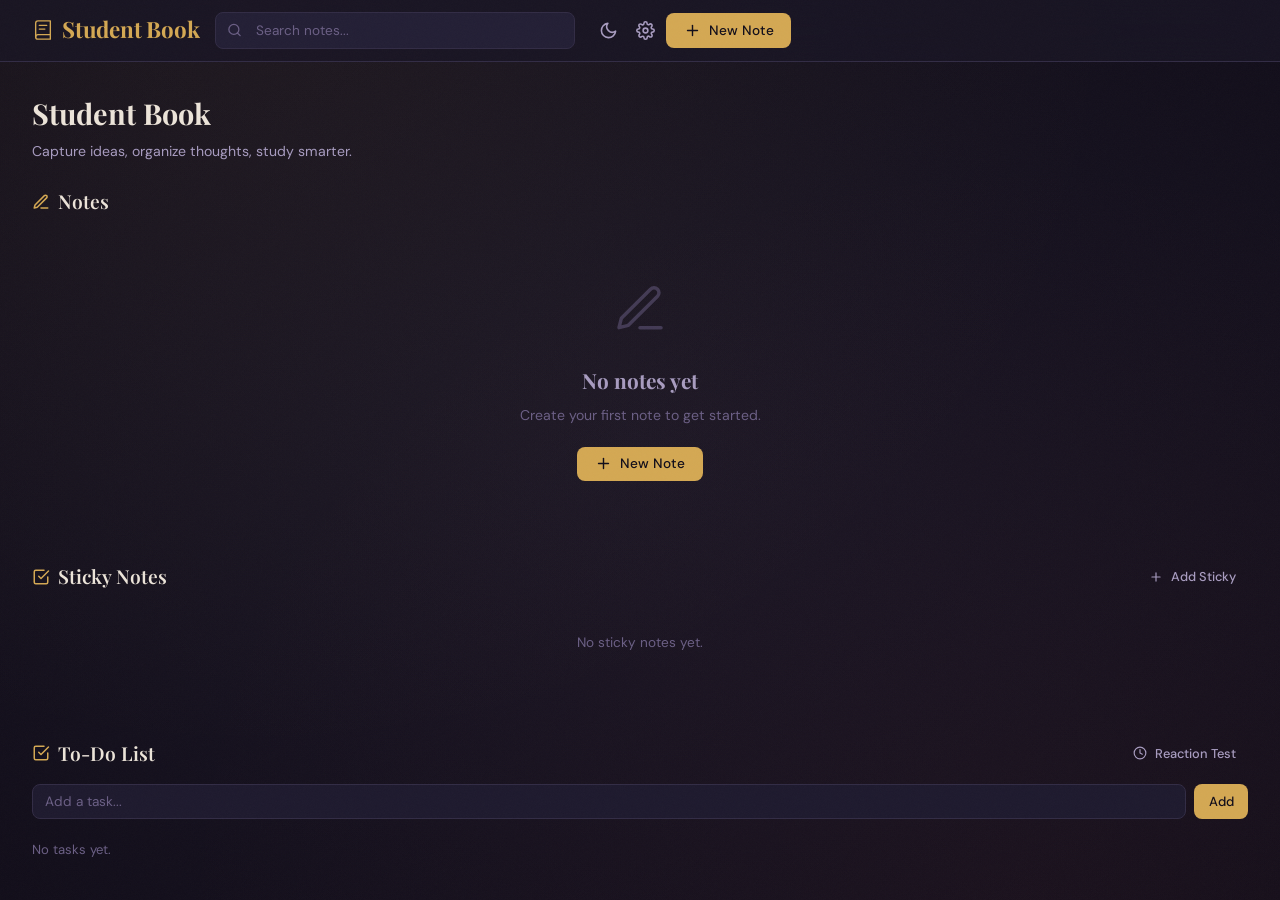
<file: index.html>
<!DOCTYPE html>
<html lang="en">
<head>
  <meta charset="UTF-8">
  <meta name="viewport" content="width=device-width, initial-scale=1.0">
  <title>Student Book</title>
  <link rel="icon" type="image/svg+xml" href="favicon.svg">
  <link rel="stylesheet" href="style.css">
</head>
<body>
  <header class="app-header">
    <div class="header-inner">
      <a href="index.html" class="header-title">
        <svg viewBox="0 0 24 24" fill="none" stroke="currentColor" stroke-width="1.5" stroke-linecap="round" stroke-linejoin="round">
          <path d="M4 19.5A2.5 2.5 0 016.5 17H20"/>
          <path d="M6.5 2H20v20H6.5A2.5 2.5 0 014 19.5v-15A2.5 2.5 0 016.5 2z"/>
          <line x1="8" y1="7" x2="16" y2="7"/>
          <line x1="8" y1="11" x2="14" y2="11"/>
        </svg>
        <span data-project-title>Student Book</span>
      </a>
      <div class="search-wrapper">
        <svg viewBox="0 0 24 24" fill="none" stroke="currentColor" stroke-width="2" stroke-linecap="round" stroke-linejoin="round">
          <circle cx="11" cy="11" r="8"/><path d="m21 21-4.3-4.3"/>
        </svg>
        <input type="text" id="search-input" class="search-input" placeholder="Search notes..." autocomplete="off">
      </div>
      <div class="header-actions">
        <button class="btn-icon" data-theme-toggle aria-label="Switch theme">
          <svg viewBox="0 0 24 24" fill="none" stroke="currentColor" stroke-width="2" stroke-linecap="round" stroke-linejoin="round"><path d="M21 12.79A9 9 0 1111.21 3 7 7 0 0021 12.79z"/></svg>
        </button>
        <button class="btn-icon" data-action="settings" aria-label="Settings">
          <svg viewBox="0 0 24 24" fill="none" stroke="currentColor" stroke-width="2" stroke-linecap="round" stroke-linejoin="round"><circle cx="12" cy="12" r="3"/><path d="M19.4 15a1.65 1.65 0 00.33 1.82l.06.06a2 2 0 010 2.83 2 2 0 01-2.83 0l-.06-.06a1.65 1.65 0 00-1.82-.33 1.65 1.65 0 00-1 1.51V21a2 2 0 01-2 2 2 2 0 01-2-2v-.09A1.65 1.65 0 009 19.4a1.65 1.65 0 00-1.82.33l-.06.06a2 2 0 01-2.83 0 2 2 0 010-2.83l.06-.06A1.65 1.65 0 004.68 15a1.65 1.65 0 00-1.51-1H3a2 2 0 01-2-2 2 2 0 012-2h.09A1.65 1.65 0 004.6 9a1.65 1.65 0 00-.33-1.82l-.06-.06a2 2 0 010-2.83 2 2 0 012.83 0l.06.06A1.65 1.65 0 009 4.68a1.65 1.65 0 001-1.51V3a2 2 0 012-2 2 2 0 012 2v.09a1.65 1.65 0 001 1.51 1.65 1.65 0 001.82-.33l.06-.06a2 2 0 012.83 0 2 2 0 010 2.83l-.06.06A1.65 1.65 0 0019.32 9a1.65 1.65 0 001.51 1H21a2 2 0 012 2 2 2 0 01-2 2h-.09a1.65 1.65 0 00-1.51 1z"/></svg>
        </button>
        <button class="btn btn-primary" data-action="new-note">
          <svg viewBox="0 0 24 24" fill="none" stroke="currentColor" stroke-width="2" stroke-linecap="round" stroke-linejoin="round">
            <line x1="12" y1="5" x2="12" y2="19"/><line x1="5" y1="12" x2="19" y2="12"/>
          </svg>
          <span class="btn-label">New Note</span>
        </button>
      </div>
    </div>
  </header>

  <main class="main-content">
    <h1 class="page-title" data-project-title>Student Book</h1>
    <p class="page-subtitle" data-project-desc>Capture ideas, organize thoughts, study smarter.</p>

    <div class="dashboard-sections">
      <section>
        <div class="section-header">
          <h2 class="section-title">
            <svg viewBox="0 0 24 24" fill="none" stroke="currentColor" stroke-width="2" stroke-linecap="round" stroke-linejoin="round" style="width:18px;height:18px;stroke:var(--accent-gold)">
              <path d="M12 20h9"/><path d="M16.5 3.5a2.121 2.121 0 013 3L7 19l-4 1 1-4L16.5 3.5z"/>
            </svg>
            Notes
          </h2>
        </div>
        <div id="notes-grid" class="notes-grid"></div>
      </section>

      <section>
        <div class="section-header">
          <h2 class="section-title">
            <svg viewBox="0 0 24 24" fill="none" stroke="currentColor" stroke-width="2" stroke-linecap="round" stroke-linejoin="round" style="width:18px;height:18px;stroke:var(--accent-gold)">
              <path d="M9 11l3 3L22 4"/><path d="M21 12v7a2 2 0 01-2 2H5a2 2 0 01-2-2V5a2 2 0 012-2h11"/>
            </svg>
            Sticky Notes
          </h2>
          <button class="btn btn-ghost" data-action="add-sticky" style="font-size:.8rem;padding:.4rem .75rem">
            <svg viewBox="0 0 24 24" fill="none" stroke="currentColor" stroke-width="2" stroke-linecap="round" stroke-linejoin="round" style="width:14px;height:14px"><line x1="12" y1="5" x2="12" y2="19"/><line x1="5" y1="12" x2="19" y2="12"/></svg>
            Add Sticky
          </button>
        </div>
        <div id="sticky-grid" class="sticky-grid"></div>
      </section>

      <section class="todo-section">
        <div class="section-header">
          <h2 class="section-title">
            <svg viewBox="0 0 24 24" fill="none" stroke="currentColor" stroke-width="2" stroke-linecap="round" stroke-linejoin="round" style="width:18px;height:18px;stroke:var(--accent-gold)">
              <path d="M9 11l3 3L22 4"/><path d="M21 12v7a2 2 0 01-2 2H5a2 2 0 01-2-2V5a2 2 0 012-2h11"/>
            </svg>
            To-Do List
          </h2>
          <button class="btn btn-ghost" data-action="reaction-test" style="font-size:.8rem;padding:.4rem .75rem">
            <svg viewBox="0 0 24 24" fill="none" stroke="currentColor" stroke-width="2" stroke-linecap="round" stroke-linejoin="round" style="width:14px;height:14px"><circle cx="12" cy="12" r="10"/><polyline points="12 6 12 12 16 14"/></svg>
            Reaction Test
          </button>
        </div>
        <div class="todo-input-row">
          <input type="text" id="todo-input" placeholder="Add a task..." autocomplete="off">
          <button id="todo-add-btn" class="btn btn-primary" style="font-size:.82rem;padding:.5rem .9rem">Add</button>
        </div>
        <div id="todo-list" class="todo-list"></div>
      </section>
    </div>
  </main>

  <div id="settings-modal-overlay" class="modal-overlay">
    <div class="modal">
      <div class="modal-header">
        <div class="modal-title">
          <svg viewBox="0 0 24 24" fill="none" stroke="currentColor" stroke-width="2" stroke-linecap="round" stroke-linejoin="round" style="width:18px;height:18px"><circle cx="12" cy="12" r="3"/><path d="M19.4 15a1.65 1.65 0 00.33 1.82l.06.06a2 2 0 010 2.83 2 2 0 01-2.83 0l-.06-.06a1.65 1.65 0 00-1.82-.33 1.65 1.65 0 00-1 1.51V21a2 2 0 01-2 2 2 2 0 01-2-2v-.09A1.65 1.65 0 009 19.4a1.65 1.65 0 00-1.82.33l-.06.06a2 2 0 01-2.83 0 2 2 0 010-2.83l.06-.06A1.65 1.65 0 004.68 15a1.65 1.65 0 00-1.51-1H3a2 2 0 01-2-2 2 2 0 012-2h.09A1.65 1.65 0 004.6 9a1.65 1.65 0 00-.33-1.82l-.06-.06a2 2 0 010-2.83 2 2 0 012.83 0l.06.06A1.65 1.65 0 009 4.68a1.65 1.65 0 001-1.51V3a2 2 0 012-2 2 2 0 012 2v.09a1.65 1.65 0 001 1.51 1.65 1.65 0 001.82-.33l.06-.06a2 2 0 012.83 0 2 2 0 010 2.83l-.06.06A1.65 1.65 0 0019.32 9a1.65 1.65 0 001.51 1H21a2 2 0 012 2 2 2 0 01-2 2h-.09a1.65 1.65 0 00-1.51 1z"/></svg>
          Settings
        </div>
        <button class="btn-icon modal-close-btn">
          <svg viewBox="0 0 24 24" fill="none" stroke="currentColor" stroke-width="2" stroke-linecap="round" stroke-linejoin="round"><line x1="18" y1="6" x2="6" y2="18"/><line x1="6" y1="6" x2="18" y2="18"/></svg>
        </button>
      </div>
      <div class="modal-body">
        <div class="form-group">
          <label class="form-label">Project Title</label>
          <input type="text" id="settings-project-title" class="form-input" placeholder="Student Book">
        </div>
        <div class="form-group">
          <label class="form-label">Project Description</label>
          <textarea id="settings-project-desc" class="form-textarea" placeholder="Describe your notebook..." rows="2"></textarea>
        </div>
        <div class="form-group">
          <label class="form-label">Theme</label>
          <select id="settings-theme" class="form-select">
            <option value="dark">Dark (Scholarly)</option>
            <option value="light">Light (Warm)</option>
            <option value="bw">Black &amp; White</option>
          </select>
        </div>
      </div>
      <div class="modal-footer">
        <button class="btn btn-ghost modal-cancel-btn">Cancel</button>
        <button id="settings-save-btn" class="btn btn-primary">Save</button>
      </div>
    </div>
  </div>

  <div id="ai-config-overlay" class="modal-overlay">
    <div class="modal">
      <div class="modal-header">
        <div class="modal-title">
          <svg viewBox="0 0 24 24" fill="none" stroke="currentColor" stroke-width="2" stroke-linecap="round" stroke-linejoin="round" style="width:18px;height:18px"><path d="M12 2l2.4 7.2L22 12l-7.6 2.8L12 22l-2.4-7.2L2 12l7.6-2.8z"/></svg>
          AI Configuration
        </div>
        <button class="btn-icon modal-close-btn">
          <svg viewBox="0 0 24 24" fill="none" stroke="currentColor" stroke-width="2" stroke-linecap="round" stroke-linejoin="round"><line x1="18" y1="6" x2="6" y2="18"/><line x1="6" y1="6" x2="18" y2="18"/></svg>
        </button>
      </div>
      <div class="modal-body">
        <div class="form-group">
          <label class="form-label">AI Provider</label>
            <select id="ai-provider" class="form-select">
              <option value="openai">OpenAI</option>
              <option value="anthropic">Anthropic</option>
              <option value="openrouter">OpenRouter</option>
              <option value="google">Google Gemini</option>
              <option value="custom">Custom Endpoint</option>
            </select>
        </div>
        <div class="form-group">
          <label class="form-label">API Key</label>
          <input type="password" id="ai-api-key" class="form-input" placeholder="sk-...">
          <div class="form-hint">Your key is stored locally and never sent anywhere except the AI provider.</div>
        </div>
        <div class="form-group" id="model-group">
          <label class="form-label">Model</label>
          <div style="display:flex;gap:.4rem">
            <input type="text" id="ai-model" class="form-input" style="flex:1" placeholder="gpt-4o-mini">
            <button id="browse-models-btn" class="btn btn-ghost" style="display:none;white-space:nowrap;font-size:.78rem;padding:.35rem .6rem">Browse</button>
          </div>
          <div id="model-browse-panel" style="display:none;margin-top:.4rem">
            <label style="font-size:.76rem;display:flex;align-items:center;gap:.35rem;margin-bottom:.3rem;color:var(--text-secondary)">
              <input type="checkbox" id="free-only"> Free models only
            </label>
            <select id="ai-model-list" class="form-select" size="5" style="width:100%;font-size:.78rem"></select>
          </div>
        </div>
        <div class="form-group" id="custom-endpoint-group">
          <label class="form-label">Custom Endpoint URL</label>
          <input type="url" id="ai-endpoint" class="form-input" placeholder="https://your-api.com/v1/chat/completions">
        </div>
      </div>
      <div class="modal-footer">
        <button class="btn btn-ghost modal-cancel-btn">Cancel</button>
        <button id="ai-config-save-btn" class="btn btn-primary">Save</button>
      </div>
    </div>
  </div>

  <div id="confirm-overlay" class="modal-overlay">
    <div class="modal confirm-modal">
      <div class="modal-body">
        <svg viewBox="0 0 24 24" fill="none" stroke="currentColor" stroke-width="2" stroke-linecap="round" stroke-linejoin="round"><path d="M10.29 3.86L1.82 18a2 2 0 001.71 3h16.94a2 2 0 001.71-3L13.71 3.86a2 2 0 00-3.42 0z"/><line x1="12" y1="9" x2="12" y2="13"/><line x1="12" y1="17" x2="12.01" y2="17"/></svg>
        <p id="confirm-message">Are you sure?</p>
      </div>
      <div class="modal-footer">
        <button id="confirm-no" class="btn btn-ghost">Cancel</button>
        <button id="confirm-yes" class="btn btn-primary" style="background:var(--accent-crimson)">Delete</button>
      </div>
    </div>
  </div>

  <div id="reaction-overlay" class="reaction-test-overlay"></div>

  <script src="app.js"></script>
</body>
</html>
</file>
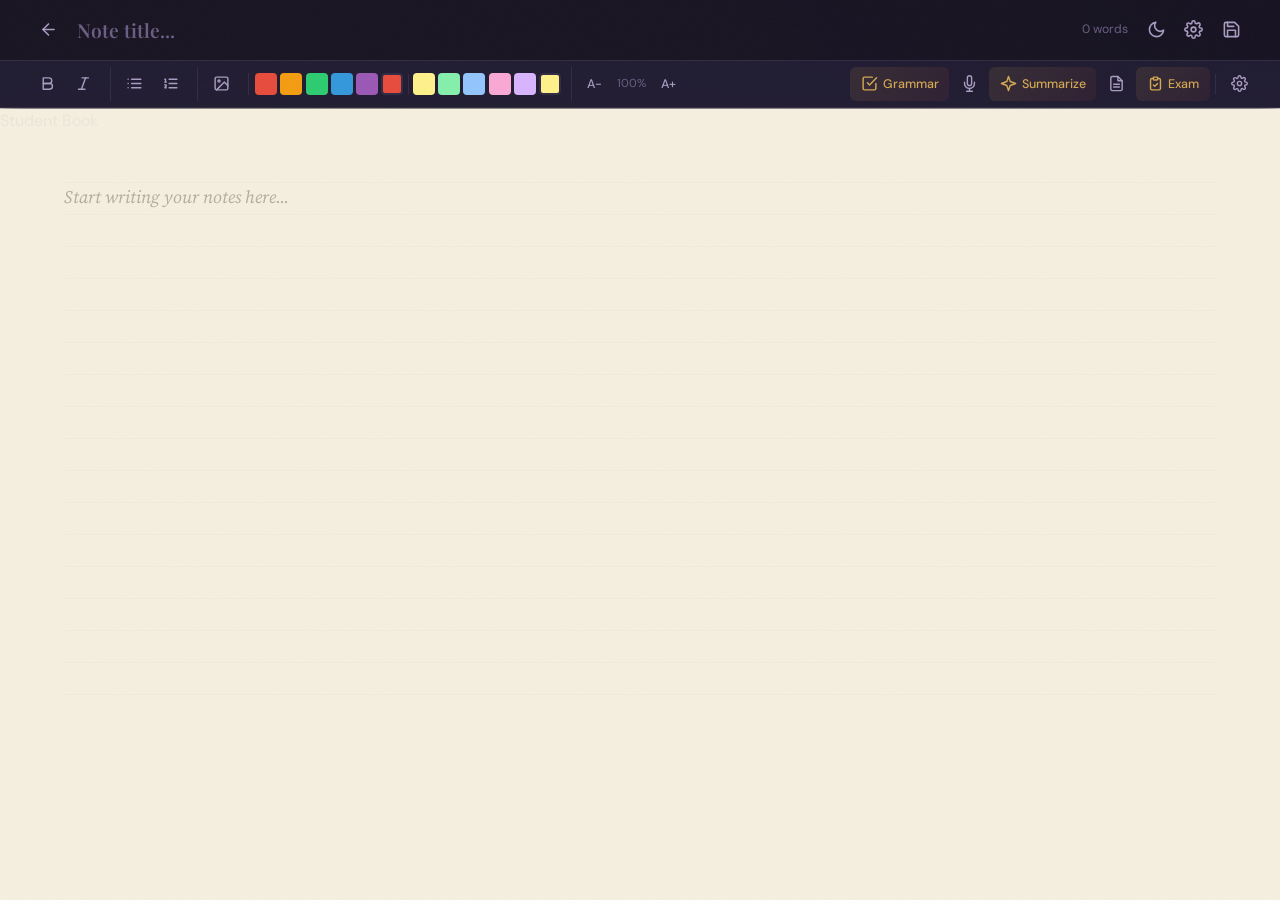
<file: editor.html>
<!DOCTYPE html>
<html lang="en">
<head>
  <meta charset="UTF-8">
  <meta name="viewport" content="width=device-width, initial-scale=1.0">
  <title>Edit Note - Student Book</title>
  <link rel="icon" type="image/svg+xml" href="favicon.svg">
  <link rel="stylesheet" href="style.css">
</head>
<body class="editor-page">
  <header class="editor-header">
    <div class="editor-header-inner">
      <button id="back-btn" class="btn-icon" aria-label="Back to dashboard">
        <svg viewBox="0 0 24 24" fill="none" stroke="currentColor" stroke-width="2" stroke-linecap="round" stroke-linejoin="round">
          <line x1="19" y1="12" x2="5" y2="12"/><polyline points="12 19 5 12 12 5"/>
        </svg>
      </button>
      <input type="text" id="note-title" class="editor-title-input" placeholder="Note title..." autocomplete="off">
      <span id="word-count" style="font-size:.76rem;color:var(--text-muted);white-space:nowrap;flex-shrink:0;"></span>
      <div class="header-actions">
        <button class="btn-icon d-none-mobile" data-theme-toggle aria-label="Switch theme">
          <svg viewBox="0 0 24 24" fill="none" stroke="currentColor" stroke-width="2" stroke-linecap="round" stroke-linejoin="round"><path d="M21 12.79A9 9 0 1111.21 3 7 7 0 0021 12.79z"/></svg>
        </button>
        <button class="btn-icon d-none-mobile" data-action="settings" aria-label="Settings">
          <svg viewBox="0 0 24 24" fill="none" stroke="currentColor" stroke-width="2" stroke-linecap="round" stroke-linejoin="round"><circle cx="12" cy="12" r="3"/><path d="M19.4 15a1.65 1.65 0 00.33 1.82l.06.06a2 2 0 010 2.83 2 2 0 01-2.83 0l-.06-.06a1.65 1.65 0 00-1.82-.33 1.65 1.65 0 00-1 1.51V21a2 2 0 01-2 2 2 2 0 01-2-2v-.09A1.65 1.65 0 009 19.4a1.65 1.65 0 00-1.82.33l-.06.06a2 2 0 01-2.83 0 2 2 0 010-2.83l.06-.06A1.65 1.65 0 004.68 15a1.65 1.65 0 00-1.51-1H3a2 2 0 01-2-2 2 2 0 012-2h.09A1.65 1.65 0 004.6 9a1.65 1.65 0 00-.33-1.82l-.06-.06a2 2 0 010-2.83 2 2 0 012.83 0l.06.06A1.65 1.65 0 009 4.68a1.65 1.65 0 001-1.51V3a2 2 0 012-2 2 2 0 012 2v.09a1.65 1.65 0 001 1.51 1.65 1.65 0 001.82-.33l.06-.06a2 2 0 012.83 0 2 2 0 010 2.83l-.06.06A1.65 1.65 0 0019.32 9a1.65 1.65 0 001.51 1H21a2 2 0 012 2 2 2 0 01-2 2h-.09a1.65 1.65 0 00-1.51 1z"/></svg>
        </button>
        <button id="save-btn" class="btn-icon" aria-label="Save (Ctrl+S)">
          <svg viewBox="0 0 24 24" fill="none" stroke="currentColor" stroke-width="2" stroke-linecap="round" stroke-linejoin="round">
            <path d="M19 21H5a2 2 0 01-2-2V5a2 2 0 012-2h11l5 5v11a2 2 0 01-2 2z"/>
            <polyline points="17 21 17 13 7 13 7 21"/><polyline points="7 3 7 8 15 8"/>
          </svg>
        </button>
      </div>
    </div>
  </header>

  <div class="editor-toolbar">
    <div class="toolbar-group">
      <button class="toolbar-btn" data-cmd="bold" title="Bold (Ctrl+B)">
        <svg viewBox="0 0 24 24" fill="none" stroke="currentColor" stroke-width="2" stroke-linecap="round" stroke-linejoin="round"><path d="M6 4h8a4 4 0 014 4 4 4 0 01-4 4H6z"/><path d="M6 12h9a4 4 0 014 4 4 4 0 01-4 4H6z"/></svg>
      </button>
      <button class="toolbar-btn" data-cmd="italic" title="Italic (Ctrl+I)">
        <svg viewBox="0 0 24 24" fill="none" stroke="currentColor" stroke-width="2" stroke-linecap="round" stroke-linejoin="round"><line x1="19" y1="4" x2="10" y2="4"/><line x1="14" y1="20" x2="5" y2="20"/><line x1="15" y1="4" x2="9" y2="20"/></svg>
      </button>
    </div>

    <div class="toolbar-group">
      <button class="toolbar-btn" data-cmd="insertUnorderedList" title="Bullet list">
        <svg viewBox="0 0 24 24" fill="none" stroke="currentColor" stroke-width="2" stroke-linecap="round" stroke-linejoin="round"><line x1="8" y1="6" x2="21" y2="6"/><line x1="8" y1="12" x2="21" y2="12"/><line x1="8" y1="18" x2="21" y2="18"/><line x1="3" y1="6" x2="3.01" y2="6"/><line x1="3" y1="12" x2="3.01" y2="12"/><line x1="3" y1="18" x2="3.01" y2="18"/></svg>
      </button>
      <button class="toolbar-btn" data-cmd="insertOrderedList" title="Numbered list">
        <svg viewBox="0 0 24 24" fill="none" stroke="currentColor" stroke-width="2" stroke-linecap="round" stroke-linejoin="round"><line x1="10" y1="6" x2="21" y2="6"/><line x1="10" y1="12" x2="21" y2="12"/><line x1="10" y1="18" x2="21" y2="18"/><path d="M4 6h1v4"/><path d="M4 10h2"/><path d="M6 18H4c0-1 2-2 2-3s-1-1.5-2-1"/></svg>
      </button>
    </div>

    <div class="toolbar-group">
      <button id="image-btn" class="toolbar-btn" title="Insert image">
        <svg viewBox="0 0 24 24" fill="none" stroke="currentColor" stroke-width="2" stroke-linecap="round" stroke-linejoin="round"><rect x="3" y="3" width="18" height="18" rx="2" ry="2"/><circle cx="8.5" cy="8.5" r="1.5"/><polyline points="21 15 16 10 5 21"/></svg>
      </button>
    </div>

    <div class="toolbar-group d-none-mobile">
      <div class="color-picker-group">
        <button class="color-swatch" data-color-preset="text" data-color="#e74c3c" style="background:#e74c3c" title="Red text"></button>
        <button class="color-swatch" data-color-preset="text" data-color="#f39c12" style="background:#f39c12" title="Orange text"></button>
        <button class="color-swatch" data-color-preset="text" data-color="#2ecc71" style="background:#2ecc71" title="Green text"></button>
        <button class="color-swatch" data-color-preset="text" data-color="#3498db" style="background:#3498db" title="Blue text"></button>
        <button class="color-swatch" data-color-preset="text" data-color="#9b59b6" style="background:#9b59b6" title="Purple text"></button>
        <input type="color" id="text-color-input" class="toolbar-color-input" value="#e74c3c" title="Custom text color">
      </div>
      <div class="toolbar-separator"></div>
      <div class="color-picker-group">
        <button class="color-swatch" data-color-preset="bg" data-color="#fef08a" style="background:#fef08a" title="Yellow highlight"></button>
        <button class="color-swatch" data-color-preset="bg" data-color="#86efac" style="background:#86efac" title="Green highlight"></button>
        <button class="color-swatch" data-color-preset="bg" data-color="#93c5fd" style="background:#93c5fd" title="Blue highlight"></button>
        <button class="color-swatch" data-color-preset="bg" data-color="#f9a8d4" style="background:#f9a8d4" title="Pink highlight"></button>
        <button class="color-swatch" data-color-preset="bg" data-color="#d8b4fe" style="background:#d8b4fe" title="Purple highlight"></button>
        <input type="color" id="bg-color-input" class="toolbar-color-input" value="#fef08a" title="Custom highlight color">
      </div>
    </div>

    <div class="toolbar-group d-none-mobile">
      <button id="zoom-out" class="toolbar-btn" title="Zoom out">A-</button>
      <span id="zoom-display" class="zoom-display">100%</span>
      <button id="zoom-in" class="toolbar-btn" title="Zoom in">A+</button>
    </div>

    <div class="toolbar-spacer"></div>

    <div class="toolbar-right">
      <button id="grammar-btn" class="toolbar-btn toolbar-btn-text toolbar-btn-accent" title="Grammar check">
        <svg viewBox="0 0 24 24" fill="none" stroke="currentColor" stroke-width="2" stroke-linecap="round" stroke-linejoin="round"><path d="M9 11l3 3L22 4"/><path d="M21 12v7a2 2 0 01-2 2H5a2 2 0 01-2-2V5a2 2 0 012-2h11"/></svg>
        <span>Grammar</span>
      </button>
      <button id="voice-btn" class="toolbar-btn" title="Voice typing">
        <svg viewBox="0 0 24 24" fill="none" stroke="currentColor" stroke-width="2" stroke-linecap="round" stroke-linejoin="round"><path d="M12 1a3 3 0 00-3 3v8a3 3 0 006 0V4a3 3 0 00-3-3z"/><path d="M19 10v2a7 7 0 01-14 0v-2"/><line x1="12" y1="19" x2="12" y2="23"/><line x1="8" y1="23" x2="16" y2="23"/></svg>
      </button>
      <button id="ai-summarize-btn" class="toolbar-btn toolbar-btn-text toolbar-btn-accent" title="Summarize with AI">
        <svg viewBox="0 0 24 24" fill="none" stroke="currentColor" stroke-width="2" stroke-linecap="round" stroke-linejoin="round"><path d="M12 2l2.4 7.2L22 12l-7.6 2.8L12 22l-2.4-7.2L2 12l7.6-2.8z"/></svg>
        <span>Summarize</span>
      </button>
      <button id="export-pdf-btn" class="toolbar-btn" title="Export to PDF">
        <svg viewBox="0 0 24 24" fill="none" stroke="currentColor" stroke-width="2" stroke-linecap="round" stroke-linejoin="round"><path d="M14 2H6a2 2 0 00-2 2v16a2 2 0 002 2h12a2 2 0 002-2V8z"/><polyline points="14 2 14 8 20 8"/><line x1="16" y1="13" x2="8" y2="13"/><line x1="16" y1="17" x2="8" y2="17"/></svg>
      </button>
      <button id="exam-btn" class="toolbar-btn toolbar-btn-text toolbar-btn-accent" title="Generate exam from notes">
        <svg viewBox="0 0 24 24" fill="none" stroke="currentColor" stroke-width="2" stroke-linecap="round" stroke-linejoin="round"><path d="M9 5H7a2 2 0 00-2 2v12a2 2 0 002 2h10a2 2 0 002-2V7a2 2 0 00-2-2h-2"/><rect x="9" y="3" width="6" height="4" rx="1"/><path d="M9 14l2 2 4-4"/></svg>
        <span>Exam</span>
      </button>
      <div class="toolbar-separator d-none-mobile"></div>
      <button class="toolbar-btn d-none-mobile" data-action="ai-config" title="AI Settings">
        <svg viewBox="0 0 24 24" fill="none" stroke="currentColor" stroke-width="2" stroke-linecap="round" stroke-linejoin="round"><circle cx="12" cy="12" r="3"/><path d="M19.4 15a1.65 1.65 0 00.33 1.82l.06.06a2 2 0 010 2.83 2 2 0 01-2.83 0l-.06-.06a1.65 1.65 0 00-1.82-.33 1.65 1.65 0 00-1 1.51V21a2 2 0 01-2 2 2 2 0 01-2-2v-.09A1.65 1.65 0 009 19.4a1.65 1.65 0 00-1.82.33l-.06.06a2 2 0 01-2.83 0 2 2 0 010-2.83l.06-.06A1.65 1.65 0 004.68 15a1.65 1.65 0 00-1.51-1H3a2 2 0 01-2-2 2 2 0 012-2h.09A1.65 1.65 0 004.6 9a1.65 1.65 0 00-.33-1.82l-.06-.06a2 2 0 010-2.83 2 2 0 012.83 0l.06.06A1.65 1.65 0 009 4.68a1.65 1.65 0 001-1.51V3a2 2 0 012-2 2 2 0 012 2v.09a1.65 1.65 0 001 1.51 1.65 1.65 0 001.82-.33l.06-.06a2 2 0 012.83 0 2 2 0 010 2.83l-.06.06A1.65 1.65 0 0019.32 9a1.65 1.65 0 001.51 1H21a2 2 0 012 2 2 2 0 01-2 2h-.09a1.65 1.65 0 00-1.51 1z"/></svg>
      </button>
    </div>
  </div>

  <div id="grammar-bar" class="grammar-bar">
    <div class="grammar-bar-count">
      <svg viewBox="0 0 24 24" fill="none" stroke="currentColor" stroke-width="2" stroke-linecap="round" stroke-linejoin="round"><path d="M10.29 3.86L1.82 18a2 2 0 001.71 3h16.94a2 2 0 001.71-3L13.71 3.86a2 2 0 00-3.42 0z"/><line x1="12" y1="9" x2="12" y2="13"/><line x1="12" y1="17" x2="12.01" y2="17"/></svg>
      <span>Issues: <strong id="grammar-count">0</strong></span>
    </div>
    <div id="grammar-list"></div>
    <div class="grammar-bar-actions">
      <button id="grammar-fix-all" class="btn btn-primary" style="font-size:.78rem;padding:.3rem .7rem">Fix All</button>
      <button id="grammar-close" class="btn-icon" style="width:28px;height:28px">
        <svg viewBox="0 0 24 24" fill="none" stroke="currentColor" stroke-width="2" stroke-linecap="round" stroke-linejoin="round" style="width:15px;height:15px"><line x1="18" y1="6" x2="6" y2="18"/><line x1="6" y1="6" x2="18" y2="18"/></svg>
      </button>
    </div>
  </div>

  <div id="img-toolbar" class="img-toolbar">
    <button class="toolbar-btn" data-img-center title="Center image">
      <svg viewBox="0 0 24 24" fill="none" stroke="currentColor" stroke-width="2" stroke-linecap="round" stroke-linejoin="round"><line x1="18" y1="10" x2="6" y2="10"/><line x1="21" y1="6" x2="3" y2="6"/><line x1="18" y1="14" x2="6" y2="14"/><line x1="21" y1="18" x2="3" y2="18"/></svg>
    </button>
    <div class="toolbar-separator"></div>
    <button class="toolbar-btn" data-img-width="33%" title="Small">30%</button>
    <button class="toolbar-btn" data-img-width="50%" title="Medium">50%</button>
    <button class="toolbar-btn" data-img-width="75%" title="Large">75%</button>
    <button class="toolbar-btn" data-img-width="100%" title="Full" style="font-weight:600">100%</button>
    <div class="toolbar-separator"></div>
    <button class="toolbar-btn" data-img-delete title="Delete" style="color:var(--accent-crimson)">
      <svg viewBox="0 0 24 24" fill="none" stroke="currentColor" stroke-width="2" stroke-linecap="round" stroke-linejoin="round"><polyline points="3 6 5 6 21 6"/><path d="M19 6v14a2 2 0 01-2 2H7a2 2 0 01-2-2V6m3 0V4a2 2 0 012-2h4a2 2 0 012 2v2"/></svg>
    </button>
  </div>

  <div class="editor-scroll">
    <div class="editor-print-header" data-project-title>Student Book</div>
    <div class="editor-zoom-wrapper">
      <div id="editor-content" class="editor-content" contenteditable="true"></div>
      <div id="ai-summarize-result" style="max-width:800px;margin:2rem auto 0;padding:0 1rem;"></div>
    </div>
  </div>

  <div id="settings-modal-overlay" class="modal-overlay">
    <div class="modal">
      <div class="modal-header">
        <div class="modal-title">
          <svg viewBox="0 0 24 24" fill="none" stroke="currentColor" stroke-width="2" stroke-linecap="round" stroke-linejoin="round" style="width:18px;height:18px"><circle cx="12" cy="12" r="3"/><path d="M19.4 15a1.65 1.65 0 00.33 1.82l.06.06a2 2 0 010 2.83 2 2 0 01-2.83 0l-.06-.06a1.65 1.65 0 00-1.82-.33 1.65 1.65 0 00-1 1.51V21a2 2 0 01-2 2 2 2 0 01-2-2v-.09A1.65 1.65 0 009 19.4a1.65 1.65 0 00-1.82.33l-.06.06a2 2 0 01-2.83 0 2 2 0 010-2.83l.06-.06A1.65 1.65 0 004.68 15a1.65 1.65 0 00-1.51-1H3a2 2 0 01-2-2 2 2 0 012-2h.09A1.65 1.65 0 004.6 9a1.65 1.65 0 00-.33-1.82l-.06-.06a2 2 0 010-2.83 2 2 0 012.83 0l.06.06A1.65 1.65 0 009 4.68a1.65 1.65 0 001-1.51V3a2 2 0 012-2 2 2 0 012 2v.09a1.65 1.65 0 001 1.51 1.65 1.65 0 001.82-.33l.06-.06a2 2 0 012.83 0 2 2 0 010 2.83l-.06.06A1.65 1.65 0 0019.32 9a1.65 1.65 0 001.51 1H21a2 2 0 012 2 2 2 0 01-2 2h-.09a1.65 1.65 0 00-1.51 1z"/></svg>
          Settings
        </div>
        <button class="btn-icon modal-close-btn">
          <svg viewBox="0 0 24 24" fill="none" stroke="currentColor" stroke-width="2" stroke-linecap="round" stroke-linejoin="round"><line x1="18" y1="6" x2="6" y2="18"/><line x1="6" y1="6" x2="18" y2="18"/></svg>
        </button>
      </div>
      <div class="modal-body">
        <div class="form-group">
          <label class="form-label">Project Title</label>
          <input type="text" id="settings-project-title" class="form-input" placeholder="Student Book">
        </div>
        <div class="form-group">
          <label class="form-label">Project Description</label>
          <textarea id="settings-project-desc" class="form-textarea" placeholder="Describe your notebook..." rows="2"></textarea>
        </div>
        <div class="form-group">
          <label class="form-label">Theme</label>
          <select id="settings-theme" class="form-select">
            <option value="dark">Dark (Scholarly)</option>
            <option value="light">Light (Warm)</option>
            <option value="bw">Black &amp; White</option>
          </select>
        </div>
      </div>
      <div class="modal-footer">
        <button class="btn btn-ghost modal-cancel-btn">Cancel</button>
        <button id="settings-save-btn" class="btn btn-primary">Save</button>
      </div>
    </div>
  </div>

  <div id="ai-config-overlay" class="modal-overlay">
    <div class="modal">
      <div class="modal-header">
        <div class="modal-title">
          <svg viewBox="0 0 24 24" fill="none" stroke="currentColor" stroke-width="2" stroke-linecap="round" stroke-linejoin="round" style="width:18px;height:18px"><path d="M12 2l2.4 7.2L22 12l-7.6 2.8L12 22l-2.4-7.2L2 12l7.6-2.8z"/></svg>
          AI Configuration
        </div>
        <button class="btn-icon modal-close-btn">
          <svg viewBox="0 0 24 24" fill="none" stroke="currentColor" stroke-width="2" stroke-linecap="round" stroke-linejoin="round"><line x1="18" y1="6" x2="6" y2="18"/><line x1="6" y1="6" x2="18" y2="18"/></svg>
        </button>
      </div>
      <div class="modal-body">
        <div class="form-group">
          <label class="form-label">AI Provider</label>
            <select id="ai-provider" class="form-select">
              <option value="openai">OpenAI</option>
              <option value="anthropic">Anthropic</option>
              <option value="openrouter">OpenRouter</option>
              <option value="google">Google Gemini</option>
              <option value="custom">Custom Endpoint</option>
            </select>
        </div>
        <div class="form-group">
          <label class="form-label">API Key</label>
          <input type="password" id="ai-api-key" class="form-input" placeholder="sk-...">
          <div class="form-hint">Stored locally in your browser only.</div>
        </div>
        <div class="form-group" id="model-group">
          <label class="form-label">Model</label>
          <div style="display:flex;gap:.4rem">
            <input type="text" id="ai-model" class="form-input" style="flex:1" placeholder="gpt-4o-mini">
            <button id="browse-models-btn" class="btn btn-ghost" style="display:none;white-space:nowrap;font-size:.78rem;padding:.35rem .6rem">Browse</button>
          </div>
          <div id="model-browse-panel" style="display:none;margin-top:.4rem">
            <label style="font-size:.76rem;display:flex;align-items:center;gap:.35rem;margin-bottom:.3rem;color:var(--text-secondary)">
              <input type="checkbox" id="free-only"> Free models only
            </label>
            <select id="ai-model-list" class="form-select" size="5" style="width:100%;font-size:.78rem"></select>
          </div>
        </div>
        <div class="form-group">
          <label class="form-label">Custom Endpoint URL</label>
          <input type="url" id="ai-endpoint" class="form-input" placeholder="https://your-api.com/v1/chat/completions">
        </div>
      </div>
      <div class="modal-footer">
        <button class="btn btn-ghost modal-cancel-btn">Cancel</button>
        <button id="ai-config-save-btn" class="btn btn-primary">Save</button>
      </div>
    </div>
  </div>

  <div id="confirm-overlay" class="modal-overlay">
    <div class="modal confirm-modal">
      <div class="modal-body">
        <svg viewBox="0 0 24 24" fill="none" stroke="currentColor" stroke-width="2" stroke-linecap="round" stroke-linejoin="round"><path d="M10.29 3.86L1.82 18a2 2 0 001.71 3h16.94a2 2 0 001.71-3L13.71 3.86a2 2 0 00-3.42 0z"/><line x1="12" y1="9" x2="12" y2="13"/><line x1="12" y1="17" x2="12.01" y2="17"/></svg>
        <p id="confirm-message">Are you sure?</p>
      </div>
      <div class="modal-footer">
        <button id="confirm-no" class="btn btn-ghost">Cancel</button>
        <button id="confirm-yes" class="btn btn-primary" style="background:var(--accent-crimson)">Delete</button>
      </div>
    </div>
  </div>

  <div id="exam-overlay" class="modal-overlay">
    <div id="exam-modal" class="modal exam-modal">
      <div class="modal-header">
        <div class="modal-title">
          <svg viewBox="0 0 24 24" fill="none" stroke="currentColor" stroke-width="2" stroke-linecap="round" stroke-linejoin="round" style="width:18px;height:18px"><path d="M9 5H7a2 2 0 00-2 2v12a2 2 0 002 2h10a2 2 0 002-2V7a2 2 0 00-2-2h-2"/><rect x="9" y="3" width="6" height="4" rx="1"/><path d="M9 14l2 2 4-4"/></svg>
          AI Exam
        </div>
        <button class="btn-icon modal-close-btn">
          <svg viewBox="0 0 24 24" fill="none" stroke="currentColor" stroke-width="2" stroke-linecap="round" stroke-linejoin="round"><line x1="18" y1="6" x2="6" y2="18"/><line x1="6" y1="6" x2="18" y2="18"/></svg>
        </button>
      </div>
      <div class="modal-body" style="padding-bottom:0">
        <div id="exam-content" style="min-height:150px">
          <div style="text-align:center;padding:2rem">
            <p style="color:var(--text-muted);margin-bottom:1rem;font-size:.9rem">Generate an MCQ & True/False exam from your notes. AI decides the number of questions.</p>
            <button id="exam-start-btn" class="btn btn-primary">
              <svg viewBox="0 0 24 24" fill="none" stroke="currentColor" stroke-width="2" stroke-linecap="round" stroke-linejoin="round" style="width:16px;height:16px"><path d="M12 2l2.4 7.2L22 12l-7.6 2.8L12 22l-2.4-7.2L2 12l7.6-2.8z"/></svg> Start Exam
            </button>
          </div>
        </div>
      </div>
      <div class="modal-footer" id="exam-nav" style="display:none">
        <button id="exam-prev-btn" class="btn btn-ghost" style="display:none">
          <svg viewBox="0 0 24 24" fill="none" stroke="currentColor" stroke-width="2" stroke-linecap="round" stroke-linejoin="round" style="width:15px;height:15px"><polyline points="15 18 9 12 15 6"/></svg> Prev
        </button>
        <span id="exam-progress" style="font-size:.8rem;color:var(--text-muted)"></span>
        <button id="exam-next-btn" class="btn btn-primary">
          Next <svg viewBox="0 0 24 24" fill="none" stroke="currentColor" stroke-width="2" stroke-linecap="round" stroke-linejoin="round" style="width:15px;height:15px"><polyline points="9 18 15 12 9 6"/></svg>
        </button>
        <button id="exam-submit-btn" class="btn btn-primary" style="display:none">
          <svg viewBox="0 0 24 24" fill="none" stroke="currentColor" stroke-width="2" stroke-linecap="round" stroke-linejoin="round" style="width:16px;height:16px"><path d="M9 11l3 3L22 4"/><path d="M21 12v7a2 2 0 01-2 2H5a2 2 0 01-2-2V5a2 2 0 012-2h11"/></svg> Submit &amp; Evaluate
        </button>
      </div>
    </div>
  </div>

  <div id="reaction-overlay" class="reaction-test-overlay"></div>

  <script src="app.js"></script>
</body>
</html>
</file>
<file: style.css>
@import url('https://fonts.googleapis.com/css2?family=Playfair+Display:ital,wght@0,400;0,600;0,700;1,400&family=DM+Sans:opsz,wght@9..40,300;9..40,400;9..40,500;9..40,600&family=Source+Serif+4:opsz,wght@8..60,400;8..60,500;8..60,600&display=swap');

:root {
  --bg-deep: #120e1a;
  --bg-primary: #1a1625;
  --bg-secondary: #231f35;
  --bg-elevated: #2d2740;
  --bg-card: #1e1a2e;
  --bg-card-hover: #282240;
  --text-primary: #ece4d9;
  --text-secondary: #a89cc0;
  --text-muted: #6b5f85;
  --accent-gold: #d4a853;
  --accent-gold-light: #e4bc6a;
  --accent-gold-dim: #b8913e;
  --accent-crimson: #d14d40;
  --accent-crimson-hover: #e85a4a;
  --paper-bg: #f5efe0;
  --paper-bg-alt: #efe7d4;
  --paper-text: #2c2420;
  --paper-text-secondary: #7a6e5e;
  --border: #322c45;
  --border-light: #433d5a;
  --header-bg: rgba(26,22,37,.8);
  --toolbar-bg: rgba(35,31,53,.9);
  --shadow-sm: 0 2px 8px rgba(0,0,0,.3);
  --shadow-md: 0 8px 32px rgba(0,0,0,.4);
  --shadow-lg: 0 16px 48px rgba(0,0,0,.5);
  --shadow-gold: 0 4px 24px rgba(212,168,83,.1);
  --radius-sm: 8px;
  --radius-md: 14px;
  --radius-lg: 20px;
  --font-display: 'Playfair Display', serif;
  --font-body: 'DM Sans', sans-serif;
  --font-editor: 'Source Serif 4', Georgia, serif;
  --transition: .3s cubic-bezier(.4,0,.2,1);
  --transition-slow: .5s cubic-bezier(.4,0,.2,1);
}

[data-theme="light"] {
  --bg-deep: #e8e4da;
  --bg-primary: #f5f2ec;
  --bg-secondary: #ede8de;
  --bg-elevated: #e4dec8;
  --bg-card: #ffffff;
  --bg-card-hover: #f8f6f0;
  --text-primary: #2c2420;
  --text-secondary: #6b5f55;
  --text-muted: #9e9280;
  --accent-gold: #b8913e;
  --accent-gold-light: #d4aa53;
  --accent-gold-dim: #9a7830;
  --accent-crimson: #c94b3f;
  --accent-crimson-hover: #d65a4a;
  --paper-bg: #faf7f0;
  --paper-bg-alt: #f5efe0;
  --paper-text: #1a1625;
  --paper-text-secondary: #6b5f55;
  --border: #d8d0c0;
  --border-light: #c8bfa8;
  --header-bg: rgba(245,242,236,.8);
  --toolbar-bg: rgba(237,232,222,.9);
  --shadow-sm: 0 2px 8px rgba(0,0,0,.08);
  --shadow-md: 0 8px 32px rgba(0,0,0,.1);
  --shadow-lg: 0 16px 48px rgba(0,0,0,.12);
  --shadow-gold: 0 4px 24px rgba(184,145,62,.15);
}

[data-theme="bw"] {
  --bg-deep: #e5e5e5;
  --bg-primary: #f5f5f5;
  --bg-secondary: #e8e8e8;
  --bg-elevated: #d9d9d9;
  --bg-card: #ffffff;
  --bg-card-hover: #f0f0f0;
  --text-primary: #111111;
  --text-secondary: #555555;
  --text-muted: #888888;
  --accent-gold: #333333;
  --accent-gold-light: #555555;
  --accent-gold-dim: #222222;
  --accent-crimson: #cc3333;
  --accent-crimson-hover: #aa2222;
  --paper-bg: #ffffff;
  --paper-bg-alt: #f8f8f8;
  --paper-text: #111111;
  --paper-text-secondary: #555555;
  --border: #cccccc;
  --border-light: #dddddd;
  --header-bg: rgba(245,245,245,.8);
  --toolbar-bg: rgba(232,232,232,.9);
  --shadow-sm: 0 2px 8px rgba(0,0,0,.06);
  --shadow-md: 0 8px 32px rgba(0,0,0,.08);
  --shadow-lg: 0 16px 48px rgba(0,0,0,.1);
  --shadow-gold: 0 4px 24px rgba(0,0,0,.06);
}

[data-theme="bw"] .sticky-note-yellow { background: #f0f0f0; color: #222; }
[data-theme="bw"] .sticky-note-green { background: #e8e8e8; color: #222; }
[data-theme="bw"] .sticky-note-blue { background: #e0e0e0; color: #222; }
[data-theme="bw"] .sticky-note-pink { background: #f0f0f0; color: #222; }
[data-theme="bw"] .sticky-note-purple { background: #e8e8e8; color: #222; }

[data-theme="bw"] .editor-content img.selected {
  outline-color: #333;
}

[data-theme="bw"] .btn-primary {
  background: #333;
  color: #fff;
}

[data-theme="bw"] .btn-primary:hover {
  background: #555;
}

*, *::before, *::after { margin: 0; padding: 0; box-sizing: border-box; }

html { font-size: 16px; -webkit-font-smoothing: antialiased; -moz-osx-font-smoothing: grayscale; }

body {
  font-family: var(--font-body);
  background: var(--bg-deep);
  color: var(--text-primary);
  min-height: 100vh;
  line-height: 1.6;
  position: relative;
  transition: background var(--transition-slow), color var(--transition-slow);
}

[data-theme="light"] body::before {
  opacity: .015;
}

body::before {
  content: '';
  position: fixed;
  inset: 0;
  z-index: 9999;
  pointer-events: none;
  opacity: .025;
  background-image: url("data:image/svg+xml,%3Csvg viewBox='0 0 512 512' xmlns='http://www.w3.org/2000/svg'%3E%3Cfilter id='n'%3E%3CfeTurbulence type='fractalNoise' baseFrequency='.75' numOctaves='4' stitchTiles='stitch'/%3E%3C/filter%3E%3Crect width='100%25' height='100%25' filter='url(%23n)'/%3E%3C/svg%3E");
  background-repeat: repeat;
  background-size: 256px 256px;
  transition: opacity var(--transition);
}

body::after {
  content: '';
  position: fixed;
  inset: 0;
  z-index: -1;
  background: radial-gradient(ellipse at 20% 0%, rgba(212,168,83,.06) 0%, transparent 60%),
              radial-gradient(ellipse at 80% 100%, rgba(209,77,64,.04) 0%, transparent 60%),
              radial-gradient(ellipse at 50% 50%, var(--bg-primary) 0%, var(--bg-deep) 100%);
  transition: background var(--transition-slow);
}

[data-theme="light"] body::after {
  background: radial-gradient(ellipse at 20% 0%, rgba(184,145,62,.04) 0%, transparent 60%),
              radial-gradient(ellipse at 80% 100%, rgba(201,75,63,.03) 0%, transparent 60%),
              radial-gradient(ellipse at 50% 50%, var(--bg-primary) 0%, var(--bg-deep) 100%);
}

::selection { background: rgba(212,168,83,.35); color: var(--text-primary); }

[data-theme="light"] ::selection { background: rgba(184,145,62,.25); color: var(--paper-text); }

::-webkit-scrollbar { width: 6px; height: 6px; }
::-webkit-scrollbar-track { background: transparent; }
::-webkit-scrollbar-thumb { background: var(--border); border-radius: 3px; }
::-webkit-scrollbar-thumb:hover { background: var(--border-light); }

.app-header {
  backdrop-filter: blur(20px);
  -webkit-backdrop-filter: blur(20px);
  background: var(--header-bg);
  border-bottom: 1px solid var(--border);
  padding: .75rem 2rem;
  position: sticky;
  top: 0;
  z-index: 100;
  transition: background var(--transition-slow), border var(--transition-slow);
}

.header-inner {
  max-width: 1280px;
  margin: 0 auto;
  display: flex;
  align-items: center;
  gap: 1rem;
}

.header-title {
  font-family: var(--font-display);
  font-size: 1.4rem;
  font-weight: 700;
  color: var(--accent-gold);
  letter-spacing: -.01em;
  text-decoration: none;
  white-space: nowrap;
  display: flex;
  align-items: center;
  gap: .5rem;
  flex-shrink: 0;
}

.header-title svg { width: 22px; height: 22px; stroke: var(--accent-gold); }

.search-wrapper {
  flex: 1;
  max-width: 360px;
  position: relative;
}

.search-wrapper svg {
  position: absolute;
  left: 12px;
  top: 50%;
  transform: translateY(-50%);
  width: 15px;
  height: 15px;
  stroke: var(--text-muted);
  pointer-events: none;
}

.search-input {
  width: 100%;
  padding: .55rem 1rem .55rem 2.5rem;
  background: var(--bg-secondary);
  border: 1px solid var(--border);
  border-radius: var(--radius-sm);
  color: var(--text-primary);
  font-family: var(--font-body);
  font-size: .85rem;
  outline: none;
  transition: var(--transition);
}

.search-input::placeholder { color: var(--text-muted); }
.search-input:focus { border-color: var(--accent-gold-dim); box-shadow: 0 0 0 3px rgba(212,168,83,.08); }

.header-actions {
  display: flex;
  align-items: center;
  gap: .25rem;
  flex-shrink: 0;
}

.btn {
  display: inline-flex;
  align-items: center;
  gap: .5rem;
  padding: .55rem 1.1rem;
  border: none;
  border-radius: var(--radius-sm);
  font-family: var(--font-body);
  font-size: .85rem;
  font-weight: 500;
  cursor: pointer;
  transition: var(--transition);
  text-decoration: none;
  white-space: nowrap;
}

.btn svg { width: 17px; height: 17px; stroke: currentColor; }

.btn-primary { background: var(--accent-gold); color: var(--bg-deep); }
.btn-primary:hover { background: var(--accent-gold-light); box-shadow: var(--shadow-gold); transform: translateY(-1px); }
.btn-primary:active { transform: translateY(0); }

.btn-ghost { background: transparent; color: var(--text-secondary); padding: .5rem .75rem; }
.btn-ghost:hover { background: var(--bg-secondary); color: var(--text-primary); }

.btn-icon {
  padding: .45rem;
  border-radius: var(--radius-sm);
  background: transparent;
  border: none;
  color: var(--text-secondary);
  cursor: pointer;
  transition: var(--transition);
  display: inline-flex;
  align-items: center;
  justify-content: center;
  position: relative;
}

.btn-icon svg { width: 19px; height: 19px; stroke: currentColor; }
.btn-icon:hover { color: var(--text-primary); background: var(--bg-elevated); }
.btn-danger { color: var(--accent-crimson); }
.btn-danger:hover { background: rgba(209,77,64,.12); }

.btn-icon.active { color: var(--accent-gold); background: rgba(212,168,83,.15); }
.btn-icon.recording { color: var(--accent-crimson); background: rgba(209,77,64,.15); }
.btn-icon.recording::after {
  content: '';
  position: absolute;
  width: 8px;
  height: 8px;
  border-radius: 50%;
  background: var(--accent-crimson);
  top: 3px;
  right: 3px;
  animation: pulse .8s infinite;
}

.main-content {
  max-width: 1280px;
  margin: 0 auto;
  padding: 1.75rem 2rem;
  animation: fadeIn .6s ease;
}

.page-title { font-family: var(--font-display); font-size: 1.8rem; font-weight: 700; color: var(--text-primary); margin-bottom: .25rem; }
.page-subtitle { color: var(--text-secondary); font-size: .88rem; margin-bottom: 1.5rem; }

.dashboard-sections {
  display: flex;
  flex-direction: column;
  gap: 2rem;
}

.section-header {
  display: flex;
  align-items: center;
  justify-content: space-between;
  margin-bottom: 1rem;
}

.section-title {
  font-family: var(--font-display);
  font-size: 1.2rem;
  font-weight: 600;
  color: var(--text-primary);
  display: flex;
  align-items: center;
  gap: .5rem;
}

.notes-grid {
  display: grid;
  grid-template-columns: repeat(auto-fill, minmax(280px, 1fr));
  gap: 1.1rem;
}

.note-card {
  background: var(--bg-card);
  border: 1px solid var(--border);
  border-radius: var(--radius-md);
  padding: 1.25rem;
  cursor: pointer;
  transition: var(--transition);
  position: relative;
  display: flex;
  flex-direction: column;
  animation: cardIn .5s ease backwards;
}

.note-card::before {
  content: '';
  position: absolute;
  top: 0;
  left: 0;
  right: 0;
  height: 3px;
  background: linear-gradient(90deg, var(--accent-gold), var(--accent-gold-dim));
  border-radius: var(--radius-md) var(--radius-md) 0 0;
  opacity: 0;
  transition: var(--transition);
}

.note-card:hover { background: var(--bg-card-hover); border-color: var(--border-light); transform: translateY(-3px); box-shadow: var(--shadow-gold); }
.note-card:hover::before { opacity: 1; }

.note-card-badge {
  display: inline-flex;
  font-size: .7rem;
  padding: .15rem .55rem;
  border-radius: 4px;
  background: rgba(212,168,83,.12);
  color: var(--accent-gold);
  margin-bottom: .5rem;
  align-self: flex-start;
  font-weight: 500;
  letter-spacing: .02em;
  text-transform: uppercase;
}

.note-card-title { font-family: var(--font-display); font-size: 1.1rem; font-weight: 600; color: var(--text-primary); margin-bottom: .4rem; line-height: 1.3; }
.note-card-preview { color: var(--text-secondary); font-size: .85rem; line-height: 1.5; flex: 1; display: -webkit-box; -webkit-line-clamp: 3; -webkit-box-orient: vertical; overflow: hidden; }

.note-card-footer {
  display: flex;
  align-items: center;
  justify-content: space-between;
  margin-top: 1rem;
  padding-top: .85rem;
  border-top: 1px solid var(--border);
}

.note-card-date { font-size: .76rem; color: var(--text-muted); }
.note-card-actions { display: flex; gap: .25rem; opacity: 0; transition: var(--transition); }
.note-card:hover .note-card-actions { opacity: 1; }

.empty-state { text-align: center; padding: 3rem 2rem; grid-column: 1 / -1; }
.empty-state-icon { width: 56px; height: 56px; stroke: var(--text-muted); margin-bottom: 1.25rem; opacity: .5; }
.empty-state h2 { font-family: var(--font-display); font-size: 1.3rem; color: var(--text-secondary); margin-bottom: .4rem; }
.empty-state p { color: var(--text-muted); margin-bottom: 1.25rem; font-size: .88rem; }

.sticky-grid {
  display: grid;
  grid-template-columns: repeat(auto-fill, minmax(200px, 1fr));
  gap: 1rem;
}

.sticky-note {
  padding: 1.1rem;
  border-radius: var(--radius-sm);
  min-height: 140px;
  display: flex;
  flex-direction: column;
  position: relative;
  cursor: pointer;
  transition: var(--transition);
  animation: cardIn .4s ease backwards;
  box-shadow: 0 2px 12px rgba(0,0,0,.08);
}

.sticky-note:hover { transform: scale(1.03) rotate(-.5deg); box-shadow: 0 6px 24px rgba(0,0,0,.15); }

.sticky-note-yellow { background: #fef3c7; color: #5c4a1e; }
.sticky-note-green { background: #d1fae5; color: #1a4a3a; }
.sticky-note-blue { background: #dbeafe; color: #1e3a6a; }
.sticky-note-pink { background: #fce7f3; color: #5c1a3a; }
.sticky-note-custom { }

.sticky-note-content {
  font-family: var(--font-display);
  font-size: .9rem;
  line-height: 1.5;
  flex: 1;
  outline: none;
  background: transparent;
  border: none;
  resize: none;
  width: 100%;
  min-height: 80px;
  color: inherit;
}

.sticky-note-delete {
  position: absolute;
  top: 6px;
  right: 6px;
  width: 24px;
  height: 24px;
  border-radius: 4px;
  border: none;
  background: rgba(0,0,0,.08);
  color: inherit;
  cursor: pointer;
  opacity: 0;
  transition: var(--transition);
  display: flex;
  align-items: center;
  justify-content: center;
  font-size: .8rem;
}

.sticky-note:hover .sticky-note-delete { opacity: 1; }
.sticky-note-delete:hover { background: rgba(0,0,0,.15); }

.sticky-note-color-row {
  display: flex;
  gap: 4px;
  margin-top: .5rem;
}

.sticky-color-dot {
  width: 16px;
  height: 16px;
  border-radius: 50%;
  border: 2px solid transparent;
  cursor: pointer;
  transition: var(--transition);
}

.sticky-color-dot:hover { transform: scale(1.2); }
.sticky-color-dot.active { border-color: rgba(0,0,0,.3); }

.sticky-custom-color { width:20px; height:20px; border-radius:50%; padding:0; border:2px solid var(--border); cursor:pointer; background:none; }
.sticky-custom-color::-webkit-color-swatch-wrapper { padding:0; }
.sticky-custom-color::-webkit-color-swatch { border:none; border-radius:50%; }
.sticky-custom-color::-moz-color-swatch { border:none; border-radius:50%; }

@keyframes fadeIn { from { opacity: 0; } to { opacity: 1; } }
@keyframes cardIn { from { opacity: 0; transform: translateY(20px); } to { opacity: 1; transform: translateY(0); } }
@keyframes slideIn { from { transform: translateX(100%); } to { transform: translateX(0); } }
@keyframes slideOut { from { transform: translateX(0); } to { transform: translateX(100%); } }
@keyframes toastIn { from { opacity: 0; transform: translateY(16px); } to { opacity: 1; transform: translateY(0); } }
@keyframes pulse { 0%, 100% { opacity: 1; } 50% { opacity: .4; } }

.editor-page { display: flex; flex-direction: column; min-height: 100vh; }

.editor-header {
  backdrop-filter: blur(20px);
  -webkit-backdrop-filter: blur(20px);
  background: var(--header-bg);
  border-bottom: 1px solid var(--border);
  padding: .65rem 2rem;
  position: sticky;
  top: 0;
  z-index: 100;
  transition: background var(--transition-slow), border var(--transition-slow);
}

.editor-header-inner {
  max-width: 1280px;
  margin: 0 auto;
  display: flex;
  align-items: center;
  gap: .75rem;
}

.editor-title-input {
  flex: 1;
  background: transparent;
  border: none;
  color: var(--text-primary);
  font-family: var(--font-display);
  font-size: 1.2rem;
  font-weight: 600;
  outline: none;
  padding: .4rem 0;
  min-width: 0;
}

.editor-title-input::placeholder { color: var(--text-muted); }

.editor-toolbar {
  backdrop-filter: blur(12px);
  -webkit-backdrop-filter: blur(12px);
  background: var(--toolbar-bg);
  border-bottom: 1px solid var(--border);
  padding: .4rem 1.5rem;
  display: flex;
  align-items: center;
  gap: .2rem;
  flex-wrap: wrap;
  position: sticky;
  top: 57px;
  z-index: 90;
  transition: background var(--transition-slow), border var(--transition-slow);
}

.toolbar-group { display: flex; align-items: center; gap: .125rem; padding: 0 .4rem; }
.toolbar-group + .toolbar-group { border-left: 1px solid var(--border); }

.toolbar-btn {
  display: inline-flex;
  align-items: center;
  justify-content: center;
  width: 34px;
  height: 34px;
  border: none;
  border-radius: 6px;
  background: transparent;
  color: var(--text-secondary);
  cursor: pointer;
  transition: var(--transition);
  font-family: var(--font-body);
  font-size: .78rem;
  font-weight: 500;
}

.toolbar-btn svg { width: 17px; height: 17px; stroke: currentColor; fill: none; }
.toolbar-btn:hover { background: var(--bg-elevated); color: var(--text-primary); }
.toolbar-btn.active { background: rgba(212,168,83,.15); color: var(--accent-gold); }
.toolbar-btn.toolbar-btn-text { width: auto; padding: 0 .65rem; gap: .3rem; }

.toolbar-btn.toolbar-btn-accent {
  background: linear-gradient(135deg, rgba(212,168,83,.12), rgba(209,77,64,.08));
  color: var(--accent-gold);
}

.toolbar-btn.toolbar-btn-accent:hover {
  background: linear-gradient(135deg, rgba(212,168,83,.22), rgba(209,77,64,.12));
}

.toolbar-spacer { flex: 1; }
.toolbar-right { display: flex; align-items: center; gap: .2rem; }

.zoom-display {
  font-size: .72rem;
  color: var(--text-muted);
  min-width: 36px;
  text-align: center;
  font-variant-numeric: tabular-nums;
}

.editor-scroll {
  flex: 1;
  overflow: auto;
  position: relative;
  background: var(--paper-bg);
}

.editor-zoom-wrapper {
  transform-origin: top center;
  transition: transform .15s ease;
  min-height: 100%;
  padding: 3rem 4rem;
}

.editor-content {
  background: var(--paper-bg);
  color: var(--paper-text);
  font-family: var(--font-editor);
  font-size: 1.1rem;
  line-height: 1.8;
  outline: none;
  min-height: 60vh;
  background-image: linear-gradient(rgba(44,36,32,.02) 1px, transparent 1px);
  background-size: 100% 32px;
}

.editor-content:empty::before { content: 'Start writing your notes here...'; color: var(--paper-text-secondary); font-style: italic; opacity: .5; }

.editor-content h1, .editor-content h2, .editor-content h3 { font-family: var(--font-display); color: var(--paper-text); margin: 1.5em 0 .5em; font-weight: 600; }
.editor-content h1 { font-size: 1.75rem; }
.editor-content h2 { font-size: 1.4rem; }
.editor-content h3 { font-size: 1.2rem; }
.editor-content p { margin-bottom: .8em; }
.editor-content ul, .editor-content ol { margin: .5em 0 .5em 1.5em; }
.editor-content li { margin-bottom: .3em; }
.editor-content img { max-width: 100%; border-radius: var(--radius-sm); margin: 1em 0; box-shadow: 0 4px 16px rgba(0,0,0,.1); display: block; }
.editor-content blockquote { border-left: 3px solid var(--accent-gold-dim); margin: 1em 0; padding: .5em 1em; color: var(--paper-text-secondary); font-style: italic; background: rgba(44,36,32,.03); border-radius: 0 var(--radius-sm) var(--radius-sm) 0; }
.editor-content a { color: #8b5e3c; text-decoration: underline; text-underline-offset: 2px; }
.editor-content strong { font-weight: 600; }

.modal-overlay {
  position: fixed;
  inset: 0;
  background: rgba(0,0,0,.55);
  z-index: 500;
  display: none;
  align-items: center;
  justify-content: center;
  padding: 1rem;
  animation: fadeIn .2s ease;
  backdrop-filter: blur(4px);
}

.modal-overlay.open { display: flex; }

.modal {
  background: var(--bg-secondary);
  border: 1px solid var(--border);
  border-radius: var(--radius-lg);
  box-shadow: var(--shadow-lg);
  width: 100%;
  max-width: 480px;
  max-height: 90vh;
  overflow-y: auto;
  animation: cardIn .3s ease backwards;
}

.modal-header {
  display: flex;
  align-items: center;
  justify-content: space-between;
  padding: 1.25rem 1.5rem;
  border-bottom: 1px solid var(--border);
}

.modal-title {
  font-family: var(--font-display);
  font-size: 1.1rem;
  font-weight: 600;
  color: var(--text-primary);
  display: flex;
  align-items: center;
  gap: .5rem;
}

.modal-body { padding: 1.5rem; }

.form-group { margin-bottom: 1.25rem; }
.form-group:last-child { margin-bottom: 0; }

.form-label {
  display: block;
  font-size: .82rem;
  font-weight: 500;
  color: var(--text-secondary);
  margin-bottom: .4rem;
}

.form-input {
  width: 100%;
  padding: .6rem .9rem;
  background: var(--bg-elevated);
  border: 1px solid var(--border);
  border-radius: var(--radius-sm);
  color: var(--text-primary);
  font-family: var(--font-body);
  font-size: .88rem;
  outline: none;
  transition: var(--transition);
}

.form-input:focus { border-color: var(--accent-gold-dim); box-shadow: 0 0 0 3px rgba(212,168,83,.08); }
.form-input::placeholder { color: var(--text-muted); }

.form-select {
  width: 100%;
  padding: .6rem .9rem;
  background: var(--bg-elevated);
  border: 1px solid var(--border);
  border-radius: var(--radius-sm);
  color: var(--text-primary);
  font-family: var(--font-body);
  font-size: .88rem;
  outline: none;
  cursor: pointer;
  transition: var(--transition);
  appearance: none;
  background-image: url("data:image/svg+xml,%3Csvg xmlns='http://www.w3.org/2000/svg' width='12' height='12' viewBox='0 0 24 24' fill='none' stroke='%236b5f85' stroke-width='2' stroke-linecap='round' stroke-linejoin='round'%3E%3Cpolyline points='6 9 12 15 18 9'%3E%3C/polyline%3E%3C/svg%3E");
  background-repeat: no-repeat;
  background-position: right 10px center;
  padding-right: 32px;
}

.form-select:focus { border-color: var(--accent-gold-dim); box-shadow: 0 0 0 3px rgba(212,168,83,.08); }

.form-textarea {
  width: 100%;
  padding: .6rem .9rem;
  background: var(--bg-elevated);
  border: 1px solid var(--border);
  border-radius: var(--radius-sm);
  color: var(--text-primary);
  font-family: var(--font-body);
  font-size: .88rem;
  outline: none;
  transition: var(--transition);
  resize: vertical;
  min-height: 80px;
}

.form-textarea:focus { border-color: var(--accent-gold-dim); box-shadow: 0 0 0 3px rgba(212,168,83,.08); }

.form-row { display: flex; gap: .75rem; }
.form-row .form-group { flex: 1; }

.form-hint {
  font-size: .75rem;
  color: var(--text-muted);
  margin-top: .3rem;
}

.modal-footer {
  display: flex;
  justify-content: flex-end;
  gap: .5rem;
  padding: 1rem 1.5rem;
  border-top: 1px solid var(--border);
}

.toast {
  position: fixed;
  bottom: 1.5rem;
  left: 50%;
  transform: translateX(-50%);
  background: var(--bg-elevated);
  border: 1px solid var(--border);
  color: var(--text-primary);
  padding: .7rem 1.4rem;
  border-radius: var(--radius-sm);
  font-size: .85rem;
  z-index: 600;
  animation: toastIn .3s ease;
  box-shadow: var(--shadow-md);
  display: flex;
  align-items: center;
  gap: .5rem;
  white-space: nowrap;
}

.toast svg { width: 17px; height: 17px; stroke: var(--accent-gold); }

@media print {
  body::before, body::after { display: none !important; }
  body * { visibility: hidden; }
  .editor-scroll, .editor-scroll *, .editor-print-header { visibility: visible; }
  .editor-scroll { position: absolute; inset: 0; top: 0; }
  .editor-zoom-wrapper { transform: none !important; padding: 1.5rem 2rem !important; }
  .editor-content { background: white; color: black; font-family:'Source Serif 4',Georgia,serif; }
  .editor-print-header { position:absolute; top:0; left:0; right:0; text-align:center; padding:1rem 2rem; font-family:'DM Sans',sans-serif; font-size:1.2rem; font-weight:600; color:black; border-bottom:1px solid #ddd; }
  .img-handle, #img-toolbar { display: none !important; }
  img.selected { outline: none; }
  .app-header, .editor-header, .editor-toolbar { display: none !important; }
  @page { margin: 2.5cm 2cm; }
}

@media (max-width: 1024px) {
  .notes-grid { grid-template-columns: repeat(auto-fill, minmax(240px, 1fr)); }
  .sticky-grid { grid-template-columns: repeat(auto-fill, minmax(170px, 1fr)); }
}

@media (max-width: 768px) {
  .app-header { padding: .6rem 1rem; }
  .header-inner { gap: .6rem; }
  .header-title { font-size: 1.1rem; }
  .header-title span { display: none; }
  .search-wrapper { max-width: none; }
  .main-content { padding: 1rem; }
  .notes-grid { grid-template-columns: 1fr; gap: .85rem; }
  .sticky-grid { grid-template-columns: repeat(2, 1fr); gap: .75rem; }
  .page-title { font-size: 1.4rem; }
  .editor-header { padding: .5rem 1rem; }
  .editor-toolbar { padding: .35rem .6rem; gap: .1rem; top: 53px; overflow-x: auto; flex-wrap: nowrap; }
  .editor-toolbar::-webkit-scrollbar { height: 2px; }
  .toolbar-group { padding: 0 .2rem; }
  .toolbar-btn { width: 30px; height: 30px; flex-shrink: 0; }
  .toolbar-btn svg { width: 15px; height: 15px; }
  .editor-scroll { padding: 0; }
  .editor-zoom-wrapper { padding: 1.25rem; }
  .editor-content { font-size: 1rem; padding: 0; }
  .note-card-actions { opacity: 1; }
  .modal { max-width: 100%; margin: .5rem; border-radius: var(--radius-md); }
  .section-title { font-size: 1.05rem; }
  .btn-icon.d-none-mobile { display: none; }
}

@media (max-width: 480px) {
  .header-title { font-size: 1rem; }
  .header-title svg { width: 18px; height: 18px; }
  .btn span.btn-label { display: none; }
  .sticky-grid { grid-template-columns: 1fr; }
  .editor-header-inner { gap: .4rem; }
  .editor-title-input { font-size: 1rem; }
  .editor-zoom-wrapper { padding: .85rem; }
  .form-row { flex-direction: column; gap: 0; }
  .toolbar-btn.toolbar-btn-text span { display: none; }
}

@media (max-width: 380px) {
  .editor-toolbar { padding: .25rem .4rem; }
  .toolbar-btn { width: 28px; height: 28px; }
  .toolbar-btn svg { width: 14px; height: 14px; }
}

.editor-content img {
  user-select: none;
  -webkit-user-drag: none;
  -moz-user-select: none;
  -webkit-user-select: none;
  -ms-user-select: none;
  cursor: default;
  outline: none;
}

.editor-content img.selected {
  outline: 3px solid var(--accent-gold);
  outline-offset: 2px;
  border-radius: 6px;
}

.img-toolbar {
  position: fixed;
  z-index: 400;
  background: var(--bg-secondary);
  border: 1px solid var(--border);
  border-radius: var(--radius-sm);
  box-shadow: var(--shadow-md);
  padding: .35rem .5rem;
  display: none;
  align-items: center;
  gap: .15rem;
  animation: fadeIn .15s ease;
}

.img-toolbar.open { display: flex; }

.img-toolbar .toolbar-btn {
  width: 30px;
  height: 30px;
  font-size: .7rem;
}

.img-handle { pointer-events:auto; }
img.selected { outline: 2px solid var(--accent-gold); outline-offset: 2px; }

.color-picker-group {
  display: flex;
  align-items: center;
  gap: .2rem;
}

.color-swatch {
  width: 22px;
  height: 22px;
  border-radius: 4px;
  border: 2px solid transparent;
  cursor: pointer;
  transition: var(--transition);
  position: relative;
}

.color-swatch:hover { transform: scale(1.15); border-color: var(--border-light); }
.color-swatch.active { border-color: var(--accent-gold); }

.color-swatch-more {
  width: 22px;
  height: 22px;
  border-radius: 4px;
  border: 2px dashed var(--border);
  cursor: pointer;
  display: flex;
  align-items: center;
  justify-content: center;
  font-size: .6rem;
  color: var(--text-muted);
  transition: var(--transition);
  background: transparent;
}

.color-swatch-more:hover { border-color: var(--text-muted); color: var(--text-primary); }

.color-picker-hidden {
  position: absolute;
  opacity: 0;
  width: 0;
  height: 0;
  pointer-events: none;
}

.grammar-bar {
  display: none;
  align-items: center;
  gap: .75rem;
  padding: .5rem 1.5rem;
  background: var(--bg-secondary);
  border-bottom: 1px solid var(--border);
  font-size: .82rem;
  position: sticky;
  top: 94px;
  z-index: 85;
  animation: fadeIn .2s ease;
}

.grammar-bar.open { display: flex; }

.grammar-bar-count {
  color: var(--text-secondary);
  display: flex;
  align-items: center;
  gap: .4rem;
}

.grammar-bar-count svg { width: 15px; height: 15px; }

.grammar-bar-actions {
  display: flex;
  align-items: center;
  gap: .4rem;
  margin-left: auto;
}

.grammar-error-span {
  background: rgba(209,77,64,.2);
  border-bottom: 2px wavy var(--accent-crimson);
  cursor: pointer;
  padding: 0 2px;
  border-radius: 2px;
  transition: var(--transition);
}

.grammar-error-span:hover {
  background: rgba(209,77,64,.35);
}

.grammar-error-tooltip {
  position: fixed;
  z-index: 450;
  background: var(--bg-elevated);
  border: 1px solid var(--border);
  border-radius: var(--radius-sm);
  box-shadow: var(--shadow-md);
  padding: .6rem .85rem;
  max-width: 280px;
  animation: fadeIn .15s ease;
  font-size: .82rem;
}

.grammar-error-tooltip h5 {
  font-family: var(--font-display);
  font-size: .85rem;
  font-weight: 600;
  color: var(--accent-crimson);
  margin-bottom: .3rem;
}

.grammar-error-tooltip p {
  color: var(--text-secondary);
  margin-bottom: .4rem;
  line-height: 1.4;
}

.grammar-error-tooltip .btn {
  padding: .3rem .6rem;
  font-size: .75rem;
}

.grammar-error-tooltip .btn + .btn {
  margin-left: .3rem;
}

.confirm-modal {
  max-width: 380px;
}

.confirm-modal .modal-body {
  text-align: center;
  padding: 2rem 1.5rem 1rem;
}

.confirm-modal .modal-body svg {
  width: 40px;
  height: 40px;
  stroke: var(--accent-crimson);
  margin-bottom: .75rem;
}

.confirm-modal .modal-body p {
  font-size: .9rem;
  color: var(--text-primary);
  line-height: 1.5;
}

.confirm-modal .modal-footer {
  justify-content: center;
  gap: .6rem;
}

.toolbar-color-input {
  width: 22px;
  height: 22px;
  border: none;
  border-radius: 4px;
  cursor: pointer;
  padding: 0;
  background: none;
}

.toolbar-color-input::-webkit-color-swatch-wrapper { padding: 0; }
.toolbar-color-input::-webkit-color-swatch { border: 2px solid var(--border); border-radius: 4px; }

.toolbar-separator {
  width: 1px;
  height: 20px;
  background: var(--border);
  margin: 0 .15rem;
}

@media (max-width: 768px) {
  .grammar-bar { top: 88px; padding: .4rem .75rem; flex-wrap: wrap; gap: .4rem; }
  .grammar-bar-actions { margin-left: 0; }
  .img-toolbar { padding: .25rem .35rem; }
  .img-toolbar .toolbar-btn { width: 28px; height: 28px; }
  .grammar-error-tooltip { max-width: 220px; }
}

.editor-content img {
  -webkit-touch-callout: none;
  -webkit-user-select: none;
  -khtml-user-select: none;
  -moz-user-select: none;
  -ms-user-select: none;
  user-select: none;
}

.editor-content img.wrapped {
  display: block;
  max-width: 100%;
}

.img-resize-container {
  position: relative;
  display: inline-block;
  line-height: 0;
}

.img-resize-container .resize-handle {
  position: absolute;
  width: 10px;
  height: 10px;
  background: var(--accent-gold);
  border: 2px solid var(--bg-primary);
  border-radius: 2px;
  z-index: 50;
  opacity: 0;
  transition: opacity .15s ease;
}

.img-resize-container.active .resize-handle {
  opacity: 1;
}

.img-resize-container .resize-handle:hover {
  transform: scale(1.2);
}

.resize-handle-nw { top: -5px; left: -5px; cursor: nw-resize; }
.resize-handle-n { top: -5px; left: 50%; margin-left: -5px; cursor: n-resize; }
.resize-handle-ne { top: -5px; right: -5px; cursor: ne-resize; }
.resize-handle-w { top: 50%; left: -5px; margin-top: -5px; cursor: w-resize; }
.resize-handle-move { top: 50%; left: 50%; margin: -5px 0 0 -5px; cursor: move; background: var(--accent-gold); border-radius: 50%; width: 12px; height: 12px; }
.resize-handle-e { top: 50%; right: -5px; margin-top: -5px; cursor: e-resize; }
.resize-handle-sw { bottom: -5px; left: -5px; cursor: sw-resize; }
.resize-handle-s { bottom: -5px; left: 50%; margin-left: -5px; cursor: s-resize; }
.resize-handle-se { bottom: -5px; right: -5px; cursor: se-resize; }

.todo-section {
  margin-top: .5rem;
}

.todo-input-row {
  display: flex;
  gap: .5rem;
  margin-bottom: .75rem;
}

.todo-input-row input {
  flex: 1;
  padding: .5rem .75rem;
  background: var(--bg-card);
  border: 1px solid var(--border);
  border-radius: var(--radius-sm);
  color: var(--text-primary);
  font-family: var(--font-body);
  font-size: .85rem;
  outline: none;
  transition: var(--transition);
}

.todo-input-row input:focus {
  border-color: var(--accent-gold-dim);
  box-shadow: 0 0 0 3px rgba(212,168,83,.08);
}

.todo-input-row input::placeholder { color: var(--text-muted); }

.todo-list { display: flex; flex-direction: column; gap: .35rem; }

.todo-item {
  display: flex;
  align-items: center;
  gap: .6rem;
  padding: .5rem .75rem;
  background: var(--bg-card);
  border: 1px solid var(--border);
  border-radius: var(--radius-sm);
  transition: var(--transition);
  animation: cardIn .3s ease backwards;
}

.todo-item:hover { border-color: var(--border-light); }

.todo-check {
  width: 18px;
  height: 18px;
  border-radius: 4px;
  border: 2px solid var(--text-muted);
  background: transparent;
  cursor: pointer;
  flex-shrink: 0;
  display: flex;
  align-items: center;
  justify-content: center;
  transition: var(--transition);
  appearance: none;
  -webkit-appearance: none;
}

.todo-check:checked {
  background: var(--accent-gold);
  border-color: var(--accent-gold);
}

.todo-check:checked::after {
  content: '';
  width: 5px;
  height: 9px;
  border: solid var(--bg-deep);
  border-width: 0 2px 2px 0;
  transform: rotate(45deg);
  margin-top: -2px;
}

.todo-text {
  flex: 1;
  font-size: .85rem;
  color: var(--text-primary);
  transition: var(--transition);
  cursor: pointer;
  background: transparent;
  border: none;
  outline: none;
  font-family: var(--font-body);
  padding: .1rem 0;
}

.todo-text.done {
  text-decoration: line-through;
  color: var(--text-muted);
}

.todo-delete {
  width: 24px;
  height: 24px;
  border-radius: 4px;
  border: none;
  background: transparent;
  color: var(--text-muted);
  cursor: pointer;
  opacity: 0;
  transition: var(--transition);
  display: flex;
  align-items: center;
  justify-content: center;
  font-size: .8rem;
  flex-shrink: 0;
}

.todo-item:hover .todo-delete { opacity: 1; }
.todo-delete:hover { color: var(--accent-crimson); background: rgba(209,77,64,.1); }

.reaction-test-overlay {
  position: fixed;
  inset: 0;
  z-index: 600;
  display: none;
  align-items: center;
  justify-content: center;
  cursor: pointer;
  user-select: none;
}

.reaction-test-overlay.open { display: flex; }

.reaction-test-overlay.waiting {
  background: var(--accent-crimson);
}

.reaction-test-overlay.ready {
  background: #27ae60;
}

.reaction-test-overlay.result {
  background: rgba(0,0,0,.7);
  backdrop-filter: blur(8px);
  cursor: default;
}

.reaction-test-content {
  text-align: center;
  color: #fff;
}

.reaction-test-content h2 {
  font-family: var(--font-display);
  font-size: 2.5rem;
  margin-bottom: .5rem;
}

.reaction-test-content p {
  font-size: 1.1rem;
  opacity: .8;
}

.reaction-test-content .result-time {
  font-size: 4rem;
  font-weight: 700;
  font-family: var(--font-display);
  margin: 1rem 0;
}

.reaction-test-content .result-ms {
  font-size: 1.2rem;
  opacity: .6;
}

.reaction-test-content .btn {
  margin-top: 1.5rem;
  color: #fff;
  border: 2px solid rgba(255,255,255,.3);
  background: transparent;
}

.reaction-test-content .btn:hover {
  background: rgba(255,255,255,.1);
  border-color: rgba(255,255,255,.5);
}

.exam-modal {
  max-width: 700px;
  max-height: 85vh;
}

.exam-modal .modal-body {
  max-height: 60vh;
  overflow-y: auto;
}

.exam-question {
  padding: 1rem;
  background: var(--bg-card);
  border: 1px solid var(--border);
  border-radius: var(--radius-sm);
  margin-bottom: .75rem;
}

.exam-question .q-num {
  font-weight: 600;
  color: var(--accent-gold);
  font-size: .82rem;
  margin-bottom: .25rem;
}

.exam-question .q-text {
  font-size: .9rem;
  color: var(--text-primary);
  margin-bottom: .6rem;
  line-height: 1.5;
}

.exam-question .q-options label {
  display: flex;
  align-items: center;
  gap: .5rem;
  padding: .35rem .5rem;
  border-radius: 4px;
  cursor: pointer;
  font-size: .85rem;
  color: var(--text-secondary);
  transition: var(--transition);
}

.exam-question .q-options label:hover { background: var(--bg-elevated); }
.exam-question .q-options label.selected { background: var(--accent-gold); color: var(--bg-primary); }
.exam-question .q-options input[type="radio"] { accent-color: var(--accent-gold); }

.exam-question .q-textarea {
  width: 100%;
  padding: .5rem .75rem;
  background: var(--bg-elevated);
  border: 1px solid var(--border);
  border-radius: var(--radius-sm);
  color: var(--text-primary);
  font-family: var(--font-body);
  font-size: .85rem;
  outline: none;
  resize: vertical;
  min-height: 80px;
}

.exam-question .q-textarea:focus { border-color: var(--accent-gold-dim); }

.exam-result-item {
  padding: .75rem;
  background: var(--bg-card);
  border: 1px solid var(--border);
  border-radius: var(--radius-sm);
  margin-bottom: .6rem;
  font-size: .85rem;
}

.exam-result-item .r-correct { color: #27ae60; font-weight: 500; }
.exam-result-item .r-wrong { color: var(--accent-crimson); font-weight: 500; }
.exam-result-item .r-feedback { color: var(--text-secondary); margin-top: .25rem; font-size: .82rem; }

.exam-summary {
  text-align: center;
  padding: 1.5rem;
}

.exam-summary h3 {
  font-family: var(--font-display);
  font-size: 1.4rem;
  margin-bottom: .5rem;
}

.exam-summary .score {
  font-size: 3rem;
  font-weight: 700;
  color: var(--accent-gold);
  font-family: var(--font-display);
}

.exam-summary .advice {
  color: var(--text-secondary);
  font-size: .88rem;
  margin-top: .75rem;
  line-height: 1.5;
}

@media (max-width: 768px) {
  .exam-modal { max-width: 100%; margin: .5rem; }
  .reaction-test-content h2 { font-size: 1.8rem; }
  .reaction-test-content .result-time { font-size: 3rem; }
  .img-resize-container .resize-handle { width: 8px; height: 8px; }
  .resize-handle-move { width: 10px; height: 10px; margin: -4px 0 0 -4px; }
}
</file>
